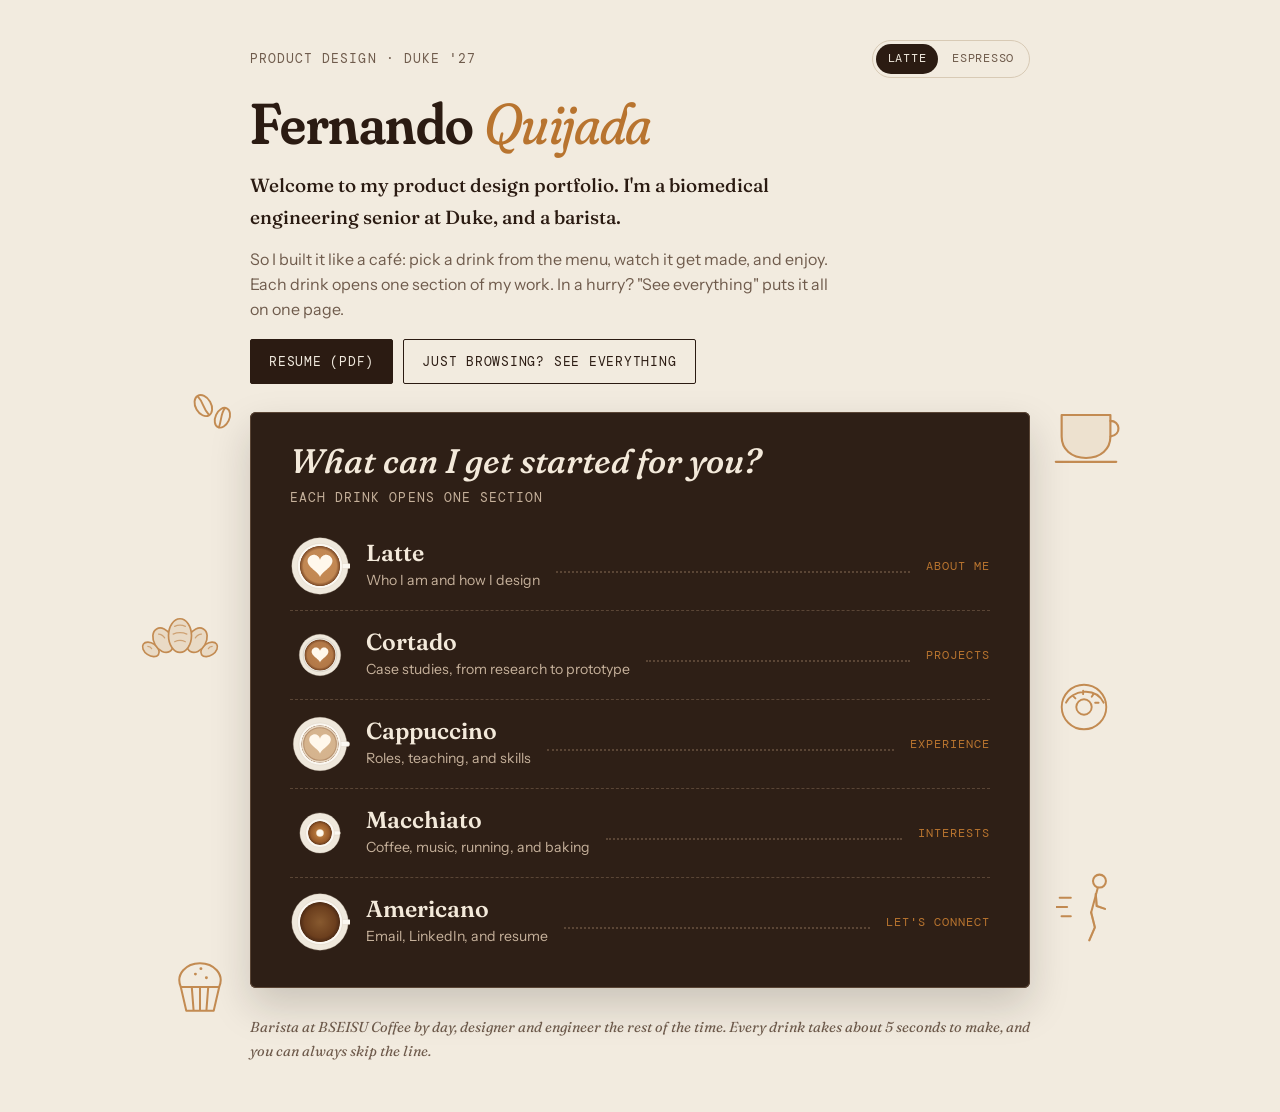
<file: index.html>
<!doctype html>
<html lang="en">
<head>
<meta charset="utf-8">
<meta name="viewport" content="width=device-width, initial-scale=1, viewport-fit=cover">
<title>Fernando Quijada</title>
<meta name="claude:viewport-fit-sides" content="cover">
<meta name="brew-style" content="side">
<!-- GoatCounter site code (privacy-friendly, no cookies). Paste the code from your GoatCounter account,
     for example content="fernando" for fernando.goatcounter.com. Leave empty to turn analytics off. -->
<meta name="goatcounter" content="">
<meta name="description" content="Fernando Quijada, product designer and Duke engineer. Case studies built from user research and fast prototypes.">
<meta property="og:title" content="Fernando Quijada · Product Design Portfolio">
<meta property="og:description" content="I design for real people, from first interview to working prototype.">
<meta property="og:image" content="assets/img/process/menu.png">
<link rel="icon" href="data:image/svg+xml,%3Csvg xmlns='http://www.w3.org/2000/svg' viewBox='0 0 32 32'%3E%3Cpath d='M5 9h22l-2 17q-.3 2-2.3 2H9.3Q7.3 28 7 26Z' fill='%233b2416'/%3E%3Cpath d='M5.6 14h20.8l-.4 4H6Z' fill='%23c9a07a'/%3E%3C/svg%3E">
<link rel="preconnect" href="https://fonts.googleapis.com">
<link rel="preconnect" href="https://fonts.gstatic.com" crossorigin>
<link rel="stylesheet" href="https://fonts.googleapis.com/css2?family=DM+Mono:wght@400;500&family=Fraunces:ital,opsz,wght,SOFT,WONK@0,9..144,400..700,0..100,0..1;1,9..144,400..700,0..100,0..1&family=Instrument+Sans:wght@400;500;600&display=swap">
<link rel="stylesheet" href="assets/css/style.css">
</head>
<body>

<!-- ================= The menu (home) ================= -->
<div class="view menu-view" id="view-menu">
  <div class="menu-wrap">
    <header class="menu-head">
      <div class="menu-topline">
        <p class="label">Product design · Duke '27</p>
        <div class="bar-tools">
          <div class="theme-switch" role="group" aria-label="Color theme">
            <button type="button" data-set-theme="light" aria-pressed="false">Latte</button>
            <button type="button" data-set-theme="dark" aria-pressed="false">Espresso</button>
          </div>
        </div>
      </div>
      <h1 class="menu-name">Fernando <span>Quijada</span></h1>
      <p class="role">Welcome to my product design portfolio. I'm a biomedical engineering senior at Duke, and a barista.</p>
      <p class="menu-intro">So I built it like a café: pick a drink from the menu, watch it get made, and enjoy. Each drink opens one section of my work. In a hurry? "See everything" puts it all on one page.</p>
      <div class="menu-quick">
        <a class="btn" href="resume/Fernando_Quijada_Resume.pdf" target="_blank" rel="noopener">Resume (PDF)</a>
        <a class="btn ghost" href="#all">Just browsing? See everything</a>
      </div>
    </header>

    <div class="menu-stage">
      <div class="doodles" aria-hidden="true">
        <svg class="doodle d-mug" viewBox="0 0 80 90"><path class="wisp w1" pathLength="1" d="M28 36c-6-7 6-11 0-19s5-10 1-14"/><path class="wisp w2" pathLength="1" d="M40 36c-6-7 6-11 0-19s5-10 1-14"/><path class="wisp w3" pathLength="1" d="M52 36c-6-7 6-11 0-19s5-10 1-14"/><path class="mug-body" d="M14 38h50v22c0 13-10 22-25 22S14 73 14 60z"/><path d="M64 44c10 0 12 14 0 16"/><path d="M8 86h62"/></svg>
        <svg class="doodle d-croissant" viewBox="0 0 120 80"><ellipse class="soft" cx="22" cy="54" rx="8" ry="12" transform="rotate(-55 22 54)"/><ellipse class="soft" cx="98" cy="54" rx="8" ry="12" transform="rotate(55 98 54)"/><ellipse class="soft" cx="38" cy="42" rx="12" ry="17" transform="rotate(-30 38 42)"/><ellipse class="soft" cx="82" cy="42" rx="12" ry="17" transform="rotate(30 82 42)"/><ellipse class="soft" cx="60" cy="36" rx="15" ry="22"/><path class="flake" d="M53 24c4-2 10-2 14 0M51 34c5-2 13-2 18 0M53 44c4-2 10-2 14 0M32 34c3 0 6 2 8 5M80 39c2-3 5-5 8-5M18 50c2 0 4 1 5 3M97 53c1-2 3-3 5-3"/></svg>
        <svg class="doodle d-runner" viewBox="0 0 80 90"><g class="r-body"><g class="limb arm-b"><path d="M43 26l1 13 9 3"/></g><g class="limb leg-b"><path d="M38 46l4 16-6 14"/></g><circle cx="47" cy="12" r="7"/><path d="M45 20 38 46"/><g class="limb leg-f"><path d="M38 46l4 16-6 14"/></g><g class="limb arm-f"><path d="M43 26l1 13 9 3"/></g></g><path class="speed" d="M4 30h12M0 40h12M6 50h10"/></svg>
        <svg class="doodle d-muffin" viewBox="0 0 70 70"><path d="M14 36c-6-14 6-26 21-26s27 12 21 26z"/><path d="M14 36l6 26h30l6-26M26 36l2 26M44 36l-2 26M35 36v26"/><circle cx="30" cy="22" r="1.6"/><circle cx="42" cy="26" r="1.6"/><circle cx="36" cy="16" r="1.6"/></svg>
        <svg class="doodle d-beans" viewBox="0 0 60 50"><ellipse cx="20" cy="18" rx="9" ry="13" transform="rotate(-30 20 18)"/><path d="M14 8c6 6 6 14 12 20"/><ellipse cx="42" cy="32" rx="8" ry="12" transform="rotate(25 42 32)"/><path d="M45 21c-5 6-4 14-7 22"/></svg>
        <svg class="doodle d-donut" viewBox="0 0 70 70"><circle cx="35" cy="35" r="26"/><circle cx="35" cy="35" r="9"/><path d="M14 30c6-14 34-20 44 0M22 22l3 3M34 16v4M46 20l-2 3M52 30h-4"/></svg>
      </div>
      <section class="board-card" aria-labelledby="order-h">
        <div class="board-card-head">
          <h2 id="order-h">What can I get started for you?</h2>
          <p class="label">Each drink opens one section</p>
        </div>
        <ul class="drinks">
          <li><a class="drink" href="#about" data-order="about">
            <span class="drink-icon" data-icon="about"></span>
            <span class="drink-text"><span class="drink-name">Latte</span><span class="drink-desc">Who I am and how I design</span></span>
            <span class="drink-dots" aria-hidden="true"></span>
            <span class="drink-section">About me</span>
          </a></li>
          <li><a class="drink" href="#projects" data-order="projects">
            <span class="drink-icon" data-icon="projects"></span>
            <span class="drink-text"><span class="drink-name">Cortado</span><span class="drink-desc">Case studies, from research to prototype</span></span>
            <span class="drink-dots" aria-hidden="true"></span>
            <span class="drink-section">Projects</span>
          </a></li>
          <li><a class="drink" href="#experience" data-order="experience">
            <span class="drink-icon" data-icon="experience"></span>
            <span class="drink-text"><span class="drink-name">Cappuccino</span><span class="drink-desc">Roles, teaching, and skills</span></span>
            <span class="drink-dots" aria-hidden="true"></span>
            <span class="drink-section">Experience</span>
          </a></li>
          <li><a class="drink" href="#interests" data-order="interests">
            <span class="drink-icon" data-icon="interests"></span>
            <span class="drink-text"><span class="drink-name">Macchiato</span><span class="drink-desc">Coffee, music, running, and baking</span></span>
            <span class="drink-dots" aria-hidden="true"></span>
            <span class="drink-section">Interests</span>
          </a></li>
          <li><a class="drink" href="#connect" data-order="connect">
            <span class="drink-icon" data-icon="connect"></span>
            <span class="drink-text"><span class="drink-name">Americano</span><span class="drink-desc">Email, LinkedIn, and resume</span></span>
            <span class="drink-dots" aria-hidden="true"></span>
            <span class="drink-section">Let's connect</span>
          </a></li>
        </ul>
      </section>
    </div>


    <p class="menu-foot">Barista at BSEISU Coffee by day, designer and engineer the rest of the time. Every drink takes about 5 seconds to make, and you can always skip the line.</p>
  </div>
</div>

<!-- ================= The order (sections) ================= -->
<div class="view order-view" id="view-order" hidden>
  <header class="order-bar">
    <a class="change-order" href="#menu" aria-label="Change order: back to the menu">← <span class="sw-long">Change order</span><span class="sw-short" aria-hidden="true">Menu</span></a>
    <div class="bar-tools">
      <div class="theme-switch" role="group" aria-label="Color theme">
        <button type="button" data-set-theme="light" aria-pressed="false">Latte</button>
        <button type="button" data-set-theme="dark" aria-pressed="false">Espresso</button>
      </div>
    </div>
  </header>

  <main class="order-main" id="order-main" tabindex="-1">
    <div class="ready">
      <p class="label" data-ready-label>Order up</p>
      <h1 data-ready-title>Your latte is ready!</h1>
      <p class="ready-sub" data-ready-sub>About me</p>
    </div>

    <section id="about" class="pane" data-pane="about" aria-labelledby="about-h">
      <div class="sec-head"><h2 id="about-h">About me</h2><span class="label">Latte</span></div>
      <div class="about-grid">
        <figure class="portrait">
          <img src="assets/img/fernando.jpg" width="720" height="862" alt="Fernando Quijada in a dark suit under the stone arches of Duke's West Campus">
        </figure>
        <div class="prose">
          <p>I'm an engineer who designs from user research. I start by listening to the people who will use the thing, then prototype fast, with AI as part of the process (Figma, Claude, Claude Design, Lovable), and put something real in front of them as early as I can.</p>
          <p>I'm a biomedical engineering senior at Duke, Class of 2027, earning the Certificate in Innovation &amp; Entrepreneurship, which has been mostly product management coursework: customer discovery, journey maps, PRDs. I'm an A. James Clark Scholar and a Duke BME Design Fellow.</p>
          <p>What draws me to <strong>product design</strong> is the loop: understand the user, prototype quickly, learn from feedback, and change the design. My favorite part of a project is the client check-in that turns up a requirement nobody wrote down, and then the prototype that shows whether we listened.</p>
          <p>I'm also a barista at BSEISU Coffee, which gives me a weekly view of the merchant side of food ordering: the rush, the order queue, and the moment someone hears their name and picks up their drink. This site borrows that loop.</p>
        </div>
      </div>
    </section>

    <section id="projects" class="pane" data-pane="projects" aria-labelledby="projects-h">
      <div class="sec-head"><h2 id="projects-h">Projects</h2><span class="label">Cortado</span></div>

      <p class="proj-group label">Product design</p>

      <a class="feature" href="projects/grain.html">
        <div class="ph"><img src="assets/img/grain/cover.jpg" width="800" height="500" alt="Three Grain screens in the dark liquid-glass design: Context with the skepticism reward and fact versus opinion bar, Perspectives with common ground and left, center and right, and Home with The Daily Grain"></div>
        <div class="body">
          <p class="label">Team of 4 · Fall 2026 · AI-powered product</p>
<h3>Grain: context on a short video, without leaving the app</h3>
          <p>When a short video feels off, checking it means leaving the app, so most people don't. Grain shows a clip's claims, every side, and the sources behind them, right where you're watching.</p>
          <dl class="card-facts">
            <dt>My role</dt><dd>Interviews and journey mapping with my team; I led the prototype</dd>
            <dt>What I did</dt><dd>Turned 10 interviews into design decisions, designed an AI experience that cites a source for every claim and never grades opinions, and led a clickable prototype through about 80 prototype revisions</dd>
            <dt>Status</dt><dd>Interactive prototype; usability testing is next</dd>
          </dl>
          <p class="notes-label">Tasting notes</p>
          <ul class="notes">
            <li>User research</li><li>Interaction design</li><li>Visual design</li><li>AI experience design</li><li>Prototyping with AI</li>
          </ul>
          <span class="cta">Read the case study →</span>
        </div>
      </a>

      <a class="feature" href="projects/one-for-all.html">
        <div class="ph"><img src="assets/img/one-for-all/home-cover.jpg" width="800" height="500" alt="One-For-All Home in dark mode: the serif greeting Good evening, Fernando, the marble jar, and this week's progress"></div>
        <div class="body">
          <p class="label">Personal project · October 2026 · Designed, built, and shipped</p>
<h3>One-For-All: everything a student has due, in one place</h3>
          <p>Students juggle Canvas, reminders, calendars, and Drive for every assignment. I designed an app that puts them on one screen, built it with AI, and got it onto real phones.</p>
          <dl class="card-facts">
            <dt>My role</dt><dd>Everything: problem, design, prototype, build, and testing</dd>
            <dt>What I did</dt><dd>Designed every screen in Claude Design, built and shipped the real app with Claude, and redesigned Home after 3 friends tested it</dd>
            <dt>Result</dt><dd>4 apps down to 1, and my 3 testers still use it on their phones</dd>
          </dl>
          <p class="notes-label">Tasting notes</p>
          <ul class="notes">
            <li>User research</li><li>Interaction design</li><li>Visual design</li><li>Prototyping with AI</li><li>User testing</li>
          </ul>
          <span class="cta">Read the case study →</span>
        </div>
      </a>

      <a class="feature" href="projects/this-portfolio.html">
        <div class="ph"><img src="assets/img/process/menu.png" width="960" height="600" alt="The home screen of this portfolio: a chalkboard drink menu where each drink opens one section"></div>
        <div class="body">
          <p class="label">Personal project · October 2026 · Designed with Claude</p>
<h3>Designing a portfolio you order like coffee</h3>
          <p>A portfolio built like a café visit: pick from the menu, watch your drink get made, and enjoy. Designed for reviewers on a phone with two minutes to spare.</p>
          <dl class="card-facts">
            <dt>My role</dt><dd>Concept, direction, content, and every design decision</dd>
            <dt>What I did</dt><dd>Six iterations, including replacing an intro animation that stood between visitors and the work with a drink menu, plus a one-tap "See everything" view</dd>
            <dt>Result</dt><dd>A live site I keep improving as I add projects</dd>
          </dl>
          <p class="notes-label">Tasting notes</p>
          <ul class="notes">
            <li>Concept &amp; flows</li><li>Interaction design</li><li>Accessibility</li><li>Prototyping with AI</li><li>Iteration</li>
          </ul>
          <span class="cta">Read the case study →</span>
        </div>
      </a>

      <!-- Hidden until Fernando sends the material. Each needs its page in projects/ before the card goes live.
      <a class="feature" href="projects/pendo-onboarding.html"> ... AI onboarding for Pendo (Spring 2026) ... </a>
      -->

      <p class="proj-group label">Physical product design</p>

      <a class="feature" href="projects/microscope-stage.html">
        <div class="ph"><img style="object-fit:contain;background:#333" src="assets/img/microscope-stage/cad-onshape.jpg" width="1214" height="1210" alt="3D render of the LED microscope stage assembly from Onshape"></div>
        <div class="body">
          <p class="label">Duke BME Design Fellows · Summer 2026 · Client: a cancer research lab</p>
<h3>A microscope setup a researcher can switch in seconds</h3>
          <p>A researcher had to take her microscope setup apart, and risk fragile LED fibers, every time she switched configurations.</p>
          <dl class="card-facts">
            <dt>My role</dt><dd>Research, design, prototyping, and testing, with recurring client check-ins</dd>
            <dt>What I did</dt><dd>Ran interviews, prioritized her needs, tested cheap prototypes, and used her feedback to drive a full redesign</dd>
            <dt>Result</dt><dd>Switching went from 3 to 4 minutes to under 5 seconds</dd>
          </dl>
          <p class="notes-label">Tasting notes</p>
          <ul class="notes">
            <li>User interviews</li><li>Prioritized needs</li><li>Low-fidelity prototypes</li><li>Iteration on feedback</li><li>Onshape &amp; 3D printing</li>
          </ul>
          <span class="cta">Read the case study →</span>
        </div>
      </a>

      <a class="feature" href="projects/lightbox.html">
        <div class="ph"><img src="assets/img/lightbox/front-led.jpg" width="1600" height="1200" alt="The 3D-printed Wall-E lightbox with a red LED lit on his chest"></div>
        <div class="body">
          <p class="label">Hardware product · Spring 2025</p>
<h3>Lightbox: a Wall-E you control with a button and two knobs</h3>
          <p>A light controller designed as a character. His eyes are the lights, the button is his door, and the knobs are on his back.</p>
          <dl class="card-facts">
            <dt>My role</dt><dd>Designed and built it: enclosure, circuit, PCB, firmware, and testing</dd>
            <dt>What I did</dt><dd>Mapped every control onto the character instead of a box, then built and tested the circuit, custom PCB, and firmware</dd>
            <dt>Result</dt><dd>Both knobs respond evenly across their whole range (linear fit R² ≥ 0.998)</dd>
          </dl>
          <p class="notes-label">Tasting notes</p>
          <ul class="notes">
            <li>Concept</li><li>Physical interaction</li><li>Onshape</li><li>Electronics &amp; firmware</li>
          </ul>
          <span class="cta">Read the case study →</span>
        </div>
      </a>

      <a class="feature" href="projects/ultrasound-water-tank.html">
        <div class="ph"><img src="assets/img/water-tank/prototype-on-tank.jpg" width="577" height="433" alt="The finished acrylic water level monitor clamped to the side of a clear water tank"></div>
        <div class="body">
          <p class="label">Client project · Fall 2023 · Team of 4</p>
<h3>A flood alarm for an ultrasound lab</h3>
          <p>A lab was worried about its test tanks flooding when nobody was in the room. We designed a clamp-on monitor that warns people wherever they are.</p>
          <dl class="card-facts">
            <dt>My role</dt><dd>Hardware: circuit design with the team, all soldering, and the enclosure; part of every client meeting</dd>
            <dt>What I did</dt><dd>Generated about 60 ideas, compared them in two rounds of Pugh matrices, and pivoted to an ultrasonic sensor</dd>
            <dt>Result</dt><dd>A $55.80 monitor (under the $75 budget) that buzzes nearby and sends a Slack alert to the lab's phones; it passed all 6 tests we ran</dd>
          </dl>
          <p class="notes-label">Tasting notes</p>
          <ul class="notes">
            <li>Client interviews</li><li>Ideation</li><li>Pugh matrices</li><li>Alert design</li><li>Hardware build</li>
          </ul>
          <span class="cta">Read the case study →</span>
        </div>
      </a>
    </section>

    <section id="experience" class="pane" data-pane="experience" aria-labelledby="exp-h">
      <div class="sec-head"><h2 id="exp-h">Experience</h2><span class="label">Cappuccino</span></div>
      <ol class="timeline">
        <li>
          <span class="when">Fall 2026</span>
          <div><h3>BME Senior Design <span>· Team of 5, in progress</span></h3>
          <p>Clinical needs-finding with real users, a general surgeon and a neuro ICU nurse: shadowing their workflow, finding where it breaks, and designing for that moment. Our concept automates crushing, mixing, and flushing medications so feeding tubes don't clog.</p></div>
        </li>
        <li>
          <span class="when">May – Jul 2026</span>
          <div><h3>Design Fellow <span>· Duke BME Design Fellows</span></h3>
          <p>Ran recurring interviews with two physician-researcher clients and turned their workflows into prioritized needs. Check-ins with one client caught two requirements I had missed, which led to a full redesign of her microscope setup.</p></div>
        </li>
        <li>
          <span class="when">Jun – Jul 2026</span>
          <div><h3>Teaching Assistant <span>· ODE Summer Design Camp</span></h3>
          <p>Coached 28 students through the design process, from sketch to 3D-printed prototype, then built a printing workflow and trained every team to run it on their own, so nobody had to wait on a TA.</p></div>
        </li>
        <li>
          <span class="when">Sep 2025 – now</span>
          <div><h3>Barista <span>· BSEISU Coffee</span></h3>
          <p>The merchant side of food ordering, every week: running a rush line of 20+ alone, sequencing orders while shots pull, and closing the café so it opens ready.</p></div>
        </li>
        <li>
          <span class="when">May 2024 – now</span>
          <div><h3>Vice President <span>· SHPE at Duke</span></h3>
          <p>Built the chapter's sponsorship package (events with Lenovo, Deloitte, and Google) and founded mentorSHPE, which grew from 4 to 17 mentor pairs.</p></div>
        </li>
        <li>
          <span class="when">May – Jul 2024</span>
          <div><h3>Data Science Researcher <span>· Duke Data+, with Oak Ridge National Laboratory</span></h3>
          <p>Trained and compared 8 PyTorch image models, so I know how machine learning works under the hood, not just how to use it.</p></div>
        </li>
      </ol>

      <div class="toolkit">
        <div><h3>Research &amp; product</h3><p>User interviews, customer discovery, journey mapping, prioritized needs, PRDs, Jira</p></div>
        <div><h3>Design &amp; prototyping</h3><p>Figma, prototyping with AI tools (Claude, Claude Design, Lovable), usability check-ins</p></div>
        <div><h3>Code &amp; data</h3><p>Python (Pandas, NumPy, PyTorch), C/C++, HTML and CSS, Git</p></div>
        <div><h3>Engineering</h3><p>Onshape, 3D printing, laser cutting, electronics and Arduino</p></div>
      </div>

      <div class="resume-row">
        <a class="btn" href="resume/Fernando_Quijada_Resume.pdf" target="_blank" rel="noopener">Open my resume (PDF)</a>
        <a class="btn ghost" href="https://www.linkedin.com/in/fq19" target="_blank" rel="noopener">LinkedIn</a>
      </div>
    </section>

    <section id="interests" class="pane" data-pane="interests" aria-labelledby="int-h">
      <div class="sec-head"><h2 id="int-h">Interests</h2><span class="label">Macchiato</span></div>
      <p class="picks-intro">What I'm into when I'm not designing. We'll start with coffee, obviously.</p>
      <div class="picks">
        <article class="pick">
          <p class="label">Off the clock · Coffee</p>
          <h3>Coffee, from both sides of the counter</h3>
          <p>My favorite way to spend a free day is hopping between coffee shops around the city, tasting how each one's coffee is different and trying the pastries that go with it. A lot of my work gets done at those café tables, too.</p>
          <p>My home base is Cloche Coffee in Durham, a small shop where I am almost every weekend. My order never changes: an iced oat cortado with cinnamon on top. I order it at every new shop I try, so I can compare them fairly.</p>
          <p>Behind the bar at BSEISU Coffee, I've been teaching myself latte art, and it's going great. Hearts are my go-to, I'm practicing new shapes, and matcha counts too.</p>
          <div class="art-row">
            <figure><div class="shot"><img src="assets/img/coffee/latte-heart.jpg" width="900" height="900" loading="lazy" alt="Top view of a latte with a white milk heart, poured by Fernando"></div><figcaption>Latte heart</figcaption></figure>
            <figure><div class="shot"><img src="assets/img/coffee/latte-practice.jpg" width="900" height="900" loading="lazy" alt="Top view of a latte with a layered milk design Fernando is practicing"></div><figcaption>Practicing new shapes</figcaption></figure>
            <figure><div class="shot"><img src="assets/img/coffee/matcha-heart.jpg" width="900" height="900" loading="lazy" alt="Top view of a green matcha latte with a white milk heart"></div><figcaption>Matcha heart</figcaption></figure>
          </div>
        </article>
        <article class="pick">
          <p class="label">Off the clock · Music</p>
          <h3>On the café speakers</h3>
          <p>Most of what I listen to is in Spanish, because it sounds like home. I grew up listening to Maná and Zoé with my dad, and old Spanish rock is still what I put on first. I also love smooth, soulful music like Sade and The Marías, and lately I've been getting into Latin Mafia (my favorite song is "Quiéreme").</p>
          <p>Music keeps pulling me to live shows: big ones like Young Miko, one of my new favorites, and Pitbull, and small ones around Durham, where I've seen local bands like Dillon Fence and The Roman Spring.</p>
          <div class="art-row stage">
            <figure><div class="shot"><img src="assets/img/music/young-miko.jpg" width="1200" height="900" loading="lazy" alt="Young Miko performing on stage under blue light, shown on two big screens on either side, seen from the crowd"></div><figcaption>Young Miko <span class="twist">Spectrum Center, Charlotte · 2026</span></figcaption></figure>
            <figure><div class="shot"><img src="assets/img/music/roman-spring.jpg" width="1200" height="900" loading="lazy" alt="The Roman Spring playing on a small stage with guitars and drums under red light, seen from the crowd"></div><figcaption>The Roman Spring <span class="twist">Motorco Music Hall, Durham · 2025</span></figcaption></figure>
            <figure><div class="shot"><img src="assets/img/music/pitbull.jpg" width="1200" height="900" loading="lazy" alt="Pitbull's arena stage with PITBULL in big letters on the screen, red lights and dancers on the runway, seen from the crowd"></div><figcaption>Pitbull <span class="twist">Lenovo Center, Raleigh · 2024</span></figcaption></figure>
          </div>
        </article>
        <article class="pick">
          <p class="label">Off the clock · Running</p>
          <h3>Training for 26.2</h3>
          <p>Running is how I de-stress. I put my music on loud, head out, and leave everything else behind for a while. In July I ran my first half marathon at an 8:42 per mile pace, and now I'm training for my first full marathon, which I want to run by the end of the school year.</p>
          <ol class="miles" aria-label="Race milestones">
            <li class="done"><span class="mi-dist">13.1 mi</span><span class="mi-name">First half marathon</span><span class="mi-pace">8:42 / mi average pace</span><span class="mi-when">Finished July 2026</span></li>
            <li class="next"><span class="mi-dist">26.2 mi</span><span class="mi-name">First full marathon</span><span class="mi-when">In training · end of the school year</span></li>
          </ol>
        </article>
        <article class="pick">
          <p class="label">Off the clock · Baking</p>
          <h3>Fresh out of my oven</h3>
          <p>I love to bake, and most of what I make ends up as a treat for someone else. My favorite part is making a recipe mine. I tweak recipes until they feel like my own, or write my own from scratch. The caramelized bananas on top of my banana bread, for example, were my idea. A few things I've made:</p>
          <div class="art-row">
            <figure><div class="shot"><img src="assets/img/baking/cookies.jpg" width="800" height="800" loading="lazy" alt="A plate piled with chocolate chip cookies Fernando baked"></div><figcaption>Chocolate chip cookies</figcaption></figure>
            <figure><div class="shot"><img src="assets/img/baking/basque-cheesecake.jpg" width="800" height="800" loading="lazy" alt="A whole blueberry Basque cheesecake with a dark caramelized top"></div><figcaption>Blueberry Basque cheesecake</figcaption></figure>
            <figure><div class="shot"><img src="assets/img/baking/banana-bread.jpg" width="800" height="800" loading="lazy" alt="Banana bread with chocolate chunks and caramelized banana on top, in the loaf pan"></div><figcaption>Banana bread <span class="twist">My twist: caramelized banana top</span></figcaption></figure>
          </div>
        </article>
      </div>
    </section>

    <section id="connect" class="pane contact" data-pane="connect" aria-labelledby="contact-h">
      <h2 id="contact-h">Let's grab <em>a coffee.</em></h2>
      <div class="prose">
        <p>I'm looking for product design roles starting in 2027. If you're designing something people use every day, I'd love to hear about it.</p>
      </div>
      <div class="email-row">
        <span class="email" id="email">fernando.quijada@duke.edu</span>
        <button class="btn ghost" type="button" data-copy="fernando.quijada@duke.edu" data-copy-msg="#copy-msg">Copy email</button>
        <a class="btn" href="mailto:fernando.quijada@duke.edu">Write to me</a>
      </div>
      <p class="copy-msg" id="copy-msg" aria-live="polite"></p>
      <ul class="connect-links">
        <li><span class="label">LinkedIn</span><a href="https://www.linkedin.com/in/fq19" target="_blank" rel="noopener">linkedin.com/in/fq19</a></li>
        <li><span class="label">Resume</span><a href="resume/Fernando_Quijada_Resume.pdf" target="_blank" rel="noopener">Fernando_Quijada_Resume.pdf</a></li>
        <li><span class="label">Based in</span><span>Durham, NC</span></li>
      </ul>
    </section>


    <nav class="another" aria-labelledby="another-h">
      <h2 id="another-h" data-another-title>Finished your latte?</h2>
      <p class="label">Order another</p>
      <ul class="another-list" data-another></ul>
    </nav>

    <footer class="foot">
      <p>© 2026 Fernando Quijada · Durham, NC · Plain HTML, CSS, and JavaScript, hosted on GitHub Pages.</p>
    </footer>
  </main>

  <div class="sip">
    <div class="sip-meta" aria-hidden="true">
      <span class="label" data-cup-pct>100% left</span>
      <span class="status" data-cup-status>Scroll to sip</span>
    </div>
    <button class="cup-btn" type="button" data-cup aria-label="Tap for a coffee fact or a fact about Fernando"></button>
  </div>
</div>

<!-- ================= The bar (brewing overlay) ================= -->
<div class="brew" id="brew" hidden aria-live="polite">
  <p class="brew-toast" id="brew-toast">One latte, coming right up!</p>
  <ol class="brew-track" id="brew-track" aria-label="Order status">
    <li data-step="0"><span class="dot" aria-hidden="true"></span><span class="lbl">Order received</span></li>
    <li data-step="1"><span class="dot" aria-hidden="true"></span><span class="lbl">Pulling shot</span></li>
    <li data-step="2"><span class="dot" aria-hidden="true"></span><span class="lbl" data-milk-step>Steaming milk</span></li>
    <li data-step="3"><span class="dot" aria-hidden="true"></span><span class="lbl">Ready!</span></li>
  </ol>
  <div class="brew-stage" id="brew-stage"></div>
  <button class="brew-skip" type="button" id="brew-skip">Skip</button>
</div>

<script src="assets/js/main.js"></script>
</body>
</html>
</file>
<file: assets/css/style.css>
/* Fernando Quijada portfolio
   Layout: café menu. The home screen is a drink menu; each drink opens one section ("Your latte is ready!").
   A single centered reading column for sections, a glass in the corner that empties as you scroll.
   Themes: Latte (light) and Espresso (dark). */

:root {
  --paper: #f2ebdf;      /* oat milk */
  --card: #faf6ee;
  --ink: #2b1b12;        /* dark roast */
  --muted: #6f5b4c;
  --line: #d8cab5;
  --crema: #b8742f;      /* caramel accent */
  --crema-soft: #ecd9bf;
  --leaf: #2f6248;       /* coffee plant green, used for "pass" */
  --frame: #1d140f;      /* photo frames, both themes */
  --espresso: #3b2416;
  --milk: #c9a07a;
  --foam: #fbf4e8;
  --glass: rgba(43, 27, 18, .55);
  --board: #2e1f16;      /* chalkboard menu */
  --board-ink: #f3e9da;
  --board-muted: #c6b19b;
  --board-line: #5a4535;

  --f-display: "Fraunces", "Iowan Old Style", "Palatino Linotype", Georgia, serif;
  --f-body: "Instrument Sans", "Segoe UI", system-ui, -apple-system, sans-serif;
  --f-mono: "DM Mono", ui-monospace, "SFMono-Regular", Menlo, Consolas, monospace;

  --step--1: .8125rem;
  --step-0: 1rem;
  --step-1: 1.1875rem;
  --step-2: 1.5rem;
  --step-3: 2.125rem;
  --step-4: clamp(2.6rem, 5vw, 3.6rem);

  --gutter-l: max(20px, env(safe-area-inset-left, 0px));
  --gutter-r: max(20px, env(safe-area-inset-right, 0px));
  color-scheme: light;
}

@media (prefers-color-scheme: dark) {
  :root:not([data-theme="light"]) {
    --paper: #16100c; --card: #20170f; --ink: #f1e5d4; --muted: #b59f8a; --line: #3a2c22;
    --crema: #e2a862; --crema-soft: #3d2c1d; --leaf: #86c29d; --frame: #0d0907;
    --espresso: #5a3520; --milk: #c79c73; --foam: #f6ecdc; --glass: rgba(241, 229, 212, .6);
    --board: #251912; --board-ink: #f3e9da; --board-muted: #b9a28b; --board-line: #4a382b;
    color-scheme: dark;
  }
}
:root[data-theme="dark"] {
  --paper: #16100c; --card: #20170f; --ink: #f1e5d4; --muted: #b59f8a; --line: #3a2c22;
  --crema: #e2a862; --crema-soft: #3d2c1d; --leaf: #86c29d; --frame: #0d0907;
  --espresso: #5a3520; --milk: #c79c73; --foam: #f6ecdc; --glass: rgba(241, 229, 212, .6);
    --board: #251912; --board-ink: #f3e9da; --board-muted: #b9a28b; --board-line: #4a382b;
  color-scheme: dark;
}

*, *::before, *::after { box-sizing: border-box; }
[hidden] { display: none !important; }
html { scroll-behavior: smooth; -webkit-text-size-adjust: 100%; }
@media (prefers-reduced-motion: reduce) { html { scroll-behavior: auto; } }
body {
  margin: 0;
  background: var(--paper);
  color: var(--ink);
  font-family: var(--f-body);
  font-size: var(--step-0);
  line-height: 1.65;
  transition: background-color .4s ease, color .4s ease;
}
img { max-width: 100%; height: auto; display: block; }
a { color: inherit; text-decoration-color: var(--crema); text-underline-offset: .2em; text-decoration-thickness: 1.5px; }
a:hover { color: var(--crema); }
:focus-visible { outline: 2px solid var(--crema); outline-offset: 3px; border-radius: 2px; }
h1, h2, h3 { font-family: var(--f-display); font-weight: 600; line-height: 1.12; text-wrap: balance; margin: 0; font-variation-settings: "SOFT" 60, "WONK" 1; }
p { margin: 0; }
.skip { position: absolute; left: -999px; top: 8px; background: var(--ink); color: var(--paper); padding: 8px 12px; z-index: 50; }
.skip:focus { left: 8px; }

.label {
  font-family: var(--f-mono);
  font-size: var(--step--1);
  letter-spacing: .08em;
  text-transform: uppercase;
  color: var(--muted);
}

/* ---------- Cortado glass ---------- */
.cup-btn {
  border: 0; background: none; padding: 0; cursor: pointer; color: var(--ink);
  width: 104px; flex: none; -webkit-tap-highlight-color: transparent;
}
.cup-btn svg { width: 100%; height: auto; overflow: visible; display: block; }
.cup-btn:hover .glass-outline { stroke: var(--crema); }

.glass-outline { fill: none; stroke: var(--glass); stroke-width: 2.2; transition: stroke .2s; }
.layer-espresso { fill: var(--espresso); }
.layer-milk { fill: var(--milk); }
.layer-foam { fill: var(--foam); stroke: var(--milk); stroke-width: .6; }
.saucer { fill: var(--crema-soft); stroke: var(--glass); stroke-width: 1.5; }
.heart { fill: var(--milk); opacity: 0; transition: opacity .6s ease .2s; }
.full .heart { opacity: 1; }
.steam path { fill: none; stroke: var(--muted); stroke-width: 2; stroke-linecap: round; opacity: 0; }
.full .steam path, .pulling .steam path { animation: steam 2.4s ease-in-out infinite; }
.steam path:nth-child(2) { animation-delay: .5s !important; }
.steam path:nth-child(3) { animation-delay: 1s !important; }
@keyframes steam {
  0% { opacity: 0; transform: translateY(6px); }
  40% { opacity: .7; }
  100% { opacity: 0; transform: translateY(-12px); }
}
.drip { fill: var(--espresso); opacity: 0; }
.pulling .drip { animation: drip 1.4s ease-in; }
@keyframes drip {
  0% { opacity: 1; transform: scaleY(0); transform-origin: top; }
  30% { opacity: 1; transform: scaleY(1); }
  85% { opacity: 1; transform: scaleY(1) translateY(0); }
  100% { opacity: 0; transform: scaleY(.2) translateY(40px); }
}
@media (prefers-reduced-motion: reduce) {
  .full .steam path, .pulling .steam path { animation: none; opacity: .5; }
  .pulling .drip { animation: none; }
}

.ticket-pop {
  position: fixed; z-index: 40;
  right: calc(14px + env(safe-area-inset-right, 0px));
  bottom: calc(104px + env(safe-area-inset-bottom, 0px));
  width: min(300px, calc(100vw - 28px));
  background: var(--card); color: var(--ink);
  border: 1.5px dashed var(--line);
  padding: 14px 16px 16px;
  font-size: .9rem; line-height: 1.5;
  box-shadow: 0 10px 30px rgba(29, 20, 15, .2);
  transform-origin: bottom right;
  animation: pop .35s cubic-bezier(.2, 1.4, .4, 1);
}
.ticket-pop .label { display: block; margin-bottom: 6px; padding-right: 28px; color: var(--crema); }
.pop-close {
  position: absolute; top: 6px; right: 6px; width: 32px; height: 32px;
  border: 0; border-radius: 50%; background: transparent; color: var(--muted);
  font-size: 1.4rem; line-height: 1; cursor: pointer; display: grid; place-items: center;
}
.pop-close:hover { background: var(--crema-soft); color: var(--ink); }
@keyframes pop { from { transform: scale(.85) translateY(8px); opacity: 0; } to { transform: none; opacity: 1; } }
@media (prefers-reduced-motion: reduce) { .ticket-pop { animation: none; } }

/* ---------- Theme switch ---------- */
.theme-switch {
  display: inline-flex; border: 1.5px solid var(--line); border-radius: 999px; padding: 3px; gap: 2px;
  font-family: var(--f-mono); font-size: .75rem; letter-spacing: .06em; text-transform: uppercase; align-self: flex-start;
}
.theme-switch button {
  border: 0; background: none; color: var(--muted); padding: 5px 12px; border-radius: 999px; cursor: pointer; font: inherit; letter-spacing: inherit; text-transform: inherit;
}
.theme-switch button[aria-pressed="true"] { background: var(--ink); color: var(--paper); }

section { scroll-margin-top: 32px; }
.sec-head { display: flex; align-items: baseline; gap: 14px; margin-bottom: 28px; }
.sec-head h2 { font-size: var(--step-3); }
.sec-head .label { margin-left: auto; white-space: nowrap; }
.prose { display: flex; flex-direction: column; gap: 18px; max-width: 64ch; }
.prose strong { font-weight: 600; }

/* About */
.about-grid { display: grid; gap: 28px; grid-template-columns: 1fr; }
@media (min-width: 640px) { .about-grid { grid-template-columns: 200px minmax(0, 1fr); align-items: start; } }
.portrait { margin: 0; position: relative; max-width: 260px; }
.portrait img { border-radius: 120px 120px 6px 6px; aspect-ratio: 5 / 6; object-fit: cover; width: 100%; filter: saturate(.9); }
.portrait figcaption { margin-top: 8px; }

/* Projects as a menu */
.feature {
  display: grid; gap: 0; background: var(--card); border: 1.5px solid var(--line);
  text-decoration: none; color: inherit; overflow: hidden;
  transition: transform .25s ease, border-color .25s ease;
}
.feature:hover { color: inherit; border-color: var(--crema); transform: translateY(-3px); }
.feature .ph { background: var(--frame); aspect-ratio: 16 / 10; overflow: hidden; }
.feature .ph img { width: 100%; height: 100%; object-fit: cover; transition: transform .6s ease; }
.feature:hover .ph img { transform: scale(1.03); }
.feature .body { padding: 22px 22px 24px; display: flex; flex-direction: column; gap: 12px; }
.feature h3 { font-size: var(--step-2); }
.feature .cta { font-family: var(--f-mono); font-size: var(--step--1); letter-spacing: .06em; text-transform: uppercase; color: var(--crema); }
@media (prefers-reduced-motion: reduce) { .feature, .feature .ph img { transition: none; } .feature:hover { transform: none; } .feature:hover .ph img { transform: none; } }

.notes { display: flex; flex-wrap: wrap; gap: 6px; list-style: none; margin: 0; padding: 0; }
.notes li {
  font-family: var(--f-mono); font-size: .75rem; padding: 3px 9px; border-radius: 999px;
  background: var(--crema-soft); color: var(--ink);
}
.notes-label { font-family: var(--f-display); font-style: italic; color: var(--muted); font-size: .95rem; }

.menu-list { list-style: none; margin: 32px 0 0; padding: 0; display: flex; flex-direction: column; }
.menu-list > li { border-top: 1.5px dotted var(--line); padding: 22px 0; display: grid; gap: 10px; }
.menu-list > li:last-child { border-bottom: 1.5px dotted var(--line); }
.mi-top { display: flex; align-items: baseline; gap: 12px; flex-wrap: wrap; }
.mi-top h3 { font-size: var(--step-1); font-weight: 600; }
.mi-top .label { margin-left: auto; }
.brewing { display: inline-flex; align-items: center; gap: 6px; }
.brewing::before { content: ""; width: 7px; height: 7px; border-radius: 50%; background: var(--crema); animation: pulse 1.8s ease-in-out infinite; }
@keyframes pulse { 50% { opacity: .25; } }
@media (prefers-reduced-motion: reduce) { .brewing::before { animation: none; } }
.mi-meta { color: var(--muted); font-size: .9rem; }

/* Experience */
.timeline { list-style: none; margin: 0; padding: 0; display: flex; flex-direction: column; gap: 28px; }
.timeline li { display: grid; grid-template-columns: 1fr; gap: 4px; }
@media (min-width: 560px) { .timeline li { grid-template-columns: 130px minmax(0, 1fr); gap: 20px; } }
.timeline .when { font-family: var(--f-mono); font-size: .78rem; color: var(--muted); padding-top: 4px; font-variant-numeric: tabular-nums; }
.timeline h3 { font-family: var(--f-body); font-size: 1.02rem; font-weight: 600; line-height: 1.35; }
.timeline h3 span { font-weight: 400; color: var(--muted); }
.timeline p { color: var(--muted); font-size: .95rem; margin-top: 4px; max-width: 60ch; }

.toolkit { display: grid; gap: 18px; grid-template-columns: 1fr; margin-top: 40px; }
@media (min-width: 560px) { .toolkit { grid-template-columns: 1fr 1fr; } }
.toolkit h3 { font-family: var(--f-mono); font-size: var(--step--1); letter-spacing: .08em; text-transform: uppercase; font-weight: 500; color: var(--muted); margin-bottom: 6px; }
.toolkit p { font-size: .95rem; }

.resume-row { display: flex; flex-wrap: wrap; gap: 12px; margin-top: 32px; }
.btn {
  display: inline-flex; align-items: center; gap: 8px; padding: 11px 18px;
  background: var(--ink); color: var(--paper); text-decoration: none; border: 1.5px solid var(--ink);
  font-family: var(--f-mono); font-size: .8rem; letter-spacing: .06em; text-transform: uppercase; border-radius: 2px; cursor: pointer;
}
.btn:hover { background: var(--crema); border-color: var(--crema); color: var(--paper); }
.btn.ghost { background: transparent; color: var(--ink); }
.btn.ghost:hover { color: var(--paper); }

/* Contact */
.contact h2 { font-size: var(--step-4); font-variation-settings: "SOFT" 100, "WONK" 1, "opsz" 144; }
.contact h2 em { color: var(--crema); font-weight: 400; }
.contact .prose { margin-top: 18px; }
.email-row { display: flex; flex-wrap: wrap; align-items: center; gap: 12px; margin-top: 24px; }
.email { font-family: var(--f-mono); font-size: 1.05rem; user-select: all; word-break: break-all; }
.copy-msg { font-size: .85rem; color: var(--leaf); min-height: 1.2em; }

.foot { color: var(--muted); font-size: .85rem; border-top: 1.5px dotted var(--line); padding-top: 20px; }

/* =========================================================
   Case study page
   ========================================================= */
.cs-top {
  max-width: 1080px; margin: 0 auto; padding-left: var(--gutter-l); padding-right: var(--gutter-r);
  padding-block: 22px 0; display: flex; align-items: center; justify-content: space-between; gap: 16px; flex-wrap: wrap;
}
.back { font-family: var(--f-mono); font-size: var(--step--1); letter-spacing: .06em; text-transform: uppercase; text-decoration: none; color: var(--muted); }
.back:hover { color: var(--crema); }
.cs { max-width: 1080px; margin: 0 auto; padding-left: var(--gutter-l); padding-right: var(--gutter-r); padding-block: 40px 120px; }
.cs-hero { display: grid; gap: 36px; grid-template-columns: 1fr; align-items: start; }
@media (min-width: 900px) { .cs-hero { grid-template-columns: minmax(0, 1.25fr) minmax(0, 1fr); gap: 56px; } }
.cs-hero h1 { font-size: var(--step-4); font-variation-settings: "SOFT" 100, "WONK" 1, "opsz" 144; margin-top: 12px; }
.cs-hero .lede { font-size: var(--step-1); margin-top: 18px; max-width: 46ch; }

/* order ticket */
.ticket {
  background: var(--card); color: var(--ink); position: relative;
  padding: 26px 22px 28px; font-family: var(--f-mono); font-size: .82rem; line-height: 1.55;
  --notch: radial-gradient(circle at 8px 0, transparent 7px, var(--card) 7.5px);
  filter: drop-shadow(0 8px 18px rgba(29, 20, 15, .12));
}
.ticket::before, .ticket::after {
  content: ""; position: absolute; left: 0; right: 0; height: 8px;
  background: var(--notch); background-size: 16px 8px; background-repeat: repeat-x;
}
.ticket::before { top: -8px; transform: rotate(180deg); }
.ticket::after { bottom: -8px; }
.ticket .t-head { display: flex; justify-content: space-between; gap: 12px; text-transform: uppercase; letter-spacing: .08em; padding-bottom: 12px; border-bottom: 1.5px dashed var(--line); margin-bottom: 12px; }
.ticket dl { margin: 0; display: grid; grid-template-columns: auto minmax(0, 1fr); gap: 8px 14px; }
.ticket dt { text-transform: uppercase; letter-spacing: .06em; color: var(--muted); }
.ticket dd { margin: 0; }
.ticket .t-total { display: flex; justify-content: space-between; gap: 12px; border-top: 1.5px dashed var(--line); margin-top: 14px; padding-top: 12px; font-size: .95rem; font-variant-numeric: tabular-nums; }
.ticket .t-total strong { color: var(--leaf); font-weight: 500; }

.evolution { display: grid; gap: 14px; grid-template-columns: 1fr; margin-top: 56px; }
@media (min-width: 700px) { .evolution { grid-template-columns: minmax(0, 1.45fr) auto minmax(0, 1fr); align-items: center; } }
.evolution .arrow { font-family: var(--f-display); font-style: italic; color: var(--crema); text-align: center; font-size: 1.1rem; }

figure { margin: 0; }
.shot { background: var(--frame); overflow: hidden; border-radius: 3px; }
.shot img { width: 100%; height: 100%; object-fit: contain; cursor: zoom-in; }
.shot video { width: 100%; height: 100%; object-fit: cover; display: block; }
.shot.cover img { object-fit: cover; }
figcaption { font-size: .82rem; color: var(--muted); margin-top: 8px; line-height: 1.45; }
figcaption b { font-family: var(--f-mono); font-weight: 500; font-size: .74rem; letter-spacing: .06em; text-transform: uppercase; color: var(--crema); margin-right: 6px; }

.cs-section { display: grid; gap: 22px; grid-template-columns: 1fr; margin-top: 88px; }
@media (min-width: 900px) { .cs-section { grid-template-columns: 200px minmax(0, 1fr); gap: 56px; } }
.cs-section > header { display: flex; flex-direction: column; gap: 6px; }
@media (min-width: 900px) { .cs-section > header { position: sticky; top: 32px; align-self: start; } }
.cs-section h2 { font-size: var(--step-3); }
.cs-body { min-width: 0; display: flex; flex-direction: column; gap: 20px; max-width: 68ch; }
.cs-body.wide { max-width: none; }
.cs-body ul { margin: 0; padding-left: 1.2em; display: flex; flex-direction: column; gap: 10px; }
.callout { border-left: 3px solid var(--crema); padding: 4px 0 4px 18px; font-family: var(--f-display); font-size: var(--step-1); font-style: italic; }

.steps { list-style: none; margin: 0; padding: 0; counter-reset: step; display: flex; flex-direction: column; }
.steps > li { counter-increment: step; display: grid; grid-template-columns: 44px minmax(0, 1fr); gap: 14px; padding: 20px 0; border-top: 1.5px dotted var(--line); }
.steps > li::before { content: counter(step, decimal-leading-zero); font-family: var(--f-mono); color: var(--crema); font-size: .9rem; padding-top: 3px; }
.steps h3 { font-family: var(--f-body); font-size: 1.05rem; font-weight: 600; }
.steps h3 span { font-family: var(--f-mono); font-weight: 400; font-size: .75rem; color: var(--muted); margin-left: 8px; letter-spacing: .04em; }
.steps p { margin-top: 6px; }
.steps .pivot h3 { color: var(--crema); }

.gallery { display: grid; gap: 14px; grid-template-columns: repeat(2, minmax(0, 1fr)); }
.gallery .tall { grid-row: span 2; }
.gallery .shot { aspect-ratio: 4 / 3; }
.gallery .tall .shot { aspect-ratio: auto; height: 100%; }
@media (max-width: 520px) { .gallery { grid-template-columns: 1fr; } .gallery .tall { grid-row: auto; } .gallery .tall .shot { aspect-ratio: 3 / 4; height: auto; } }

.table-wrap { overflow-x: auto; border: 1.5px solid var(--line); background: var(--card); }
table { border-collapse: collapse; width: 100%; font-size: .9rem; }
th, td { text-align: left; padding: 11px 14px; border-bottom: 1px solid var(--line); vertical-align: top; }
th { font-family: var(--f-mono); font-weight: 500; font-size: .72rem; letter-spacing: .08em; text-transform: uppercase; color: var(--muted); white-space: nowrap; }
tr:last-child td { border-bottom: 0; }
td.num { font-variant-numeric: tabular-nums; font-family: var(--f-mono); white-space: nowrap; }
tr.win td { background: var(--crema-soft); }
.chip { display: inline-block; font-family: var(--f-mono); font-size: .72rem; letter-spacing: .05em; text-transform: uppercase; padding: 2px 8px; border-radius: 999px; white-space: nowrap; }
.chip.pass { color: var(--leaf); border: 1.5px solid currentColor; }
.chip.pending { color: var(--muted); border: 1.5px dashed currentColor; }

.trio { display: grid; gap: 14px; grid-template-columns: 1fr; }
@media (min-width: 640px) { .trio { grid-template-columns: repeat(3, minmax(0, 1fr)); } }
.trio .shot { aspect-ratio: 3 / 4; }

.duo { display: grid; gap: 14px; grid-template-columns: 1fr; }
@media (min-width: 640px) { .duo { grid-template-columns: minmax(0, 1.6fr) minmax(0, 1fr); align-items: start; } }

.role-split { display: grid; gap: 14px; grid-template-columns: 1fr; }
@media (min-width: 640px) { .role-split { grid-template-columns: 1fr 1fr; } }
.role-split.single { grid-template-columns: 1fr; }
.role-card { border: 1.5px solid var(--line); padding: 18px 18px 20px; background: var(--card); }
.role-card h3 { font-family: var(--f-mono); font-size: .75rem; letter-spacing: .08em; text-transform: uppercase; font-weight: 500; color: var(--crema); margin-bottom: 10px; }
.role-card.team h3 { color: var(--muted); }
.role-card ul { padding-left: 1.1em; margin: 0; display: flex; flex-direction: column; gap: 8px; font-size: .95rem; }

.lessons { display: grid; gap: 14px; grid-template-columns: 1fr; }
@media (min-width: 640px) { .lessons { grid-template-columns: 1fr 1fr; } }
.lesson { padding: 18px 0 0; border-top: 2px solid var(--ink); }
.lesson h3 { font-size: 1.15rem; margin-bottom: 8px; }
.lesson p { font-size: .95rem; color: var(--muted); }

.next-up { margin-top: 96px; padding-top: 28px; border-top: 1.5px dotted var(--line); display: flex; justify-content: space-between; gap: 16px; flex-wrap: wrap; align-items: center; }

/* lightbox */
dialog.lb { border: 0; padding: 0; background: transparent; max-width: min(1200px, 94vw); max-height: 92vh; }
dialog.lb::backdrop { background: rgba(13, 9, 7, .86); }
dialog.lb img { max-height: 84vh; width: auto; margin: 0 auto; }
dialog.lb p { color: #f1e5d4; font-size: .9rem; margin-top: 10px; text-align: center; }
dialog.lb button { position: fixed; top: calc(14px + env(safe-area-inset-top, 0px)); right: calc(14px + env(safe-area-inset-right, 0px)); background: #f1e5d4; color: #1d140f; border: 0; border-radius: 999px; padding: 8px 14px; font-family: var(--f-mono); font-size: .8rem; cursor: pointer; }

/* =========================================================
   Menu (home)
   ========================================================= */
.menu-view { min-height: 100vh; display: grid; align-items: center; }
.menu-wrap {
  width: 100%; max-width: 820px; margin: 0 auto;
  padding-left: var(--gutter-l); padding-right: var(--gutter-r); padding-block: 40px 48px;
  display: flex; flex-direction: column; gap: 28px;
}
.menu-topline { display: flex; justify-content: space-between; align-items: center; gap: 12px; flex-wrap: wrap; }
.menu-head { display: flex; flex-direction: column; gap: 14px; }
.menu-name { font-size: var(--step-4); letter-spacing: -.01em; font-variation-settings: "SOFT" 100, "WONK" 1, "opsz" 144; }
.menu-name span { font-style: italic; font-weight: 400; color: var(--crema); }
.role { font-family: var(--f-display); font-size: var(--step-1); font-weight: 500; max-width: 40ch; }
.menu-quick { display: flex; flex-wrap: wrap; gap: 10px; margin-top: 4px; }

.board-card {
  background: var(--board); color: var(--board-ink);
  padding: 30px clamp(18px, 4vw, 40px) 22px; border-radius: 6px;
  box-shadow: inset 0 0 0 1px var(--board-line), 0 18px 40px rgba(29, 20, 15, .18);
}
.board-card-head { display: flex; flex-direction: column; gap: 6px; margin-bottom: 14px; }
.board-card h2 { font-size: var(--step-3); font-weight: 500; font-style: italic; }
.board-card .label { color: var(--board-muted); }
.drinks { list-style: none; margin: 0; padding: 0; }
.drinks li + li { border-top: 1px dashed var(--board-line); }
.drink {
  display: grid; grid-template-columns: 60px minmax(0, 1fr) auto; align-items: center; gap: 16px;
  padding: 14px 10px; margin-inline: -10px; border-radius: 6px;
  color: var(--board-ink); text-decoration: none; transition: background-color .2s ease;
}
.drink:hover, .drink:focus-visible { background: rgba(243, 233, 218, .07); color: var(--board-ink); }
.drink-icon { width: 60px; height: 60px; display: block; transition: transform .4s cubic-bezier(.2, 1.4, .4, 1); }
.drink-icon svg { width: 100%; height: 100%; display: block; }
.drink:hover .drink-icon { transform: rotate(-12deg) scale(1.06); }
.drink-text { display: flex; flex-direction: column; gap: 2px; min-width: 0; }
.drink-name { font-family: var(--f-display); font-size: 1.45rem; font-weight: 600; line-height: 1.15; }
.drink-desc { font-size: .88rem; color: var(--board-muted); }
.drink-dots { display: none; }
.drink-section { font-family: var(--f-mono); font-size: .78rem; letter-spacing: .08em; text-transform: uppercase; color: var(--crema); white-space: nowrap; }
@media (min-width: 640px) {
  .drink { grid-template-columns: 60px auto minmax(24px, 1fr) auto; }
  .drink-dots { display: block; border-bottom: 2px dotted var(--board-line); transform: translateY(6px); }
}
@media (max-width: 480px) {
  .drink { grid-template-columns: 52px minmax(0, 1fr); row-gap: 2px; }
  .drink-icon { width: 52px; height: 52px; grid-row: span 2; }
  .drink-section { grid-column: 2; font-size: .72rem; }
}
@media (prefers-reduced-motion: reduce) { .drink-icon { transition: none; } .drink:hover .drink-icon { transform: none; } }
.menu-foot { color: var(--muted); font-size: .9rem; font-family: var(--f-display); font-style: italic; }

/* =========================================================
   Order (section pages)
   ========================================================= */
.order-bar {
  position: sticky; top: env(safe-area-inset-top, 0px); z-index: 20;
  display: flex; justify-content: space-between; align-items: center; gap: 12px;
  padding-left: var(--gutter-l); padding-right: var(--gutter-r); padding-block: 12px;
  background: color-mix(in srgb, var(--paper) 88%, transparent);
  backdrop-filter: blur(8px); -webkit-backdrop-filter: blur(8px);
  border-bottom: 1px solid var(--line);
}
body::before { content: ""; position: fixed; inset: 0 0 auto; height: env(safe-area-inset-top, 0px); z-index: 25; background: var(--paper); }
.change-order {
  display: inline-flex; align-items: center; gap: 6px; text-decoration: none;
  font-family: var(--f-mono); font-size: .8rem; letter-spacing: .06em; text-transform: uppercase;
  padding: 8px 14px; border: 1.5px solid var(--ink); border-radius: 999px;
}
.change-order:hover { background: var(--ink); color: var(--paper); }
.order-main {
  max-width: 780px; margin: 0 auto; outline: none;
  padding-left: var(--gutter-l); padding-right: var(--gutter-r); padding-block: 40px 140px;
  display: flex; flex-direction: column; gap: 72px;
}
.ready { display: flex; flex-direction: column; gap: 6px; padding-bottom: 8px; border-bottom: 1.5px dotted var(--line); padding-bottom: 28px; }
.ready .label { color: var(--crema); }
.ready h1 { font-size: var(--step-4); font-variation-settings: "SOFT" 100, "WONK" 1, "opsz" 144; }
.ready h1 em { color: var(--crema); font-weight: 400; }
.ready-sub { font-family: var(--f-mono); font-size: .85rem; letter-spacing: .08em; text-transform: uppercase; color: var(--muted); }
.order-view.single .pane .sec-head { display: none; }
.order-view.single .pane.contact > h2 { font-size: var(--step-3); }
.pane { scroll-margin-top: 80px; }

.picks-intro { color: var(--muted); max-width: 64ch; margin: 0 0 22px; }
.picks { display: grid; gap: 18px; }
.pick { border: 1.5px solid var(--line); background: var(--card); padding: 22px 22px 24px; display: grid; gap: 10px; }
.pick h3 { font-size: var(--step-1); }
.pick > p:not(.label) { color: var(--muted); max-width: 64ch; }
.art-row { display: grid; grid-template-columns: repeat(3, minmax(0, 1fr)); gap: 12px; margin-top: 6px; }
.art-row figure { margin: 0; }
.art-row .shot { aspect-ratio: 1; border-radius: 50%; }
.art-row .shot img { object-fit: cover; }
.art-row figcaption { font-family: var(--f-mono); font-size: .7rem; letter-spacing: .05em; text-transform: uppercase; color: var(--muted); text-align: center; margin-top: 8px; }
.miles .mi-pace { font-size: .95rem; }
.art-row .twist { display: block; margin-top: 4px; color: var(--crema); text-transform: none; letter-spacing: 0; font-size: .72rem; }
.art-row.stage .shot { aspect-ratio: 4 / 3; border-radius: 12px; }
/* phone: a swipeable row instead of three tiny photos */
@media (max-width: 480px) { .art-row.stage { grid-template-columns: none; grid-auto-flow: column; grid-auto-columns: 78%; overflow-x: auto; scroll-snap-type: x mandatory; padding-bottom: 6px; } .art-row.stage figure { scroll-snap-align: start; } }
.miles { list-style: none; margin: 6px 0 0; padding: 0; display: grid; grid-template-columns: 1fr 1fr; gap: 12px; position: relative; }
.miles li { border: 1.5px solid var(--line); border-radius: 3px; padding: 14px 14px 16px; display: grid; gap: 4px; position: relative; }
.miles li.done { border-color: var(--crema); }
.miles li.next { border-style: dashed; }
.miles .mi-dist { font-family: var(--f-display); font-size: var(--step-1); font-weight: 600; color: var(--crema); }
.miles li.next .mi-dist { color: var(--ink); }
.miles .mi-name { font-weight: 600; }
.miles .mi-when { font-family: var(--f-mono); font-size: .7rem; letter-spacing: .05em; text-transform: uppercase; color: var(--muted); }
.miles li.done .mi-when::before { content: "✓ "; color: var(--crema); }
@media (max-width: 420px) { .miles { grid-template-columns: 1fr; } }
.interests { list-style: none; margin: 0; padding: 0; display: flex; flex-direction: column; }
.interests li { padding: 22px 0; border-top: 1.5px dotted var(--line); display: grid; gap: 8px; }
.interests li:last-child { border-bottom: 1.5px dotted var(--line); }
.order-view.single .interests li:first-child { border-top: 0; padding-top: 0; }
.interests h3 { font-size: var(--step-1); }
.interests p { color: var(--muted); max-width: 64ch; }

.connect-links { list-style: none; margin: 28px 0 0; padding: 0; display: grid; gap: 10px; }
.connect-links li { display: grid; grid-template-columns: 110px minmax(0, 1fr); gap: 12px; align-items: baseline; }
.connect-links a { word-break: break-word; }

.another { display: flex; flex-direction: column; gap: 8px; padding-top: 28px; border-top: 1.5px dotted var(--line); }
.another h2 { font-size: var(--step-2); }
.another-list { list-style: none; margin: 10px 0 0; padding: 0; display: grid; gap: 10px; grid-template-columns: 1fr; }
@media (min-width: 560px) { .another-list { grid-template-columns: 1fr 1fr; } }
.another-list a {
  display: flex; align-items: center; gap: 12px; padding: 10px 14px 10px 10px; text-decoration: none;
  background: var(--card); border: 1.5px solid var(--line); border-radius: 6px; transition: border-color .2s ease, transform .2s ease;
}
.another-list a:hover { border-color: var(--crema); color: inherit; transform: translateY(-2px); }
.another-list .drink-icon { width: 44px; height: 44px; flex: none; }
.another-list b { font-family: var(--f-display); font-size: 1.1rem; display: block; line-height: 1.2; }
.another-list small { font-family: var(--f-mono); font-size: .72rem; letter-spacing: .06em; text-transform: uppercase; color: var(--muted); }
@media (prefers-reduced-motion: reduce) { .another-list a:hover { transform: none; } }

/* the glass you drink as you scroll */
.sip {
  position: fixed; z-index: 30;
  right: calc(14px + env(safe-area-inset-right, 0px));
  bottom: calc(14px + env(safe-area-inset-bottom, 0px));
  display: flex; align-items: center; gap: 12px;
  background: var(--card); border: 1.5px solid var(--line); border-radius: 999px;
  padding: 8px 10px 8px 18px; box-shadow: 0 8px 24px rgba(29, 20, 15, .16);
}
.sip .cup-btn { width: 52px; }
.sip-meta { display: flex; flex-direction: column; line-height: 1.25; min-width: 0; }
.sip-meta .label { color: var(--crema); font-size: .7rem; }
.sip-meta .status { font-family: var(--f-display); font-style: italic; font-size: .9rem; max-width: 22ch; }
@media (max-width: 640px) { .sip { padding: 6px; } .sip-meta { display: none; } .sip .cup-btn { width: 44px; } }

/* =========================================================
   The bar: brewing overlay
   ========================================================= */
html.brewing, html.brewing body { overflow: hidden; }
.brew {
  position: fixed; inset: 0; z-index: 100; background: var(--paper);
  display: flex; flex-direction: column; align-items: center; justify-content: center; gap: 22px;
  padding-left: var(--gutter-l); padding-right: var(--gutter-r); padding-block: 24px;
  overflow: hidden;
}
.brew-toast {
  font-family: var(--f-display); font-style: italic; font-weight: 500; text-align: center;
  font-size: clamp(1.6rem, 4.5vw, 2.4rem); text-wrap: balance;
  animation: pop .45s cubic-bezier(.2, 1.4, .4, 1);
}
.brew-toast b { color: var(--crema); font-weight: 600; }
.brew-track {
  --fill: 0; list-style: none; margin: -8px 0 0; padding: 0; position: relative;
  display: grid; grid-template-columns: repeat(4, 1fr); width: min(460px, 100%);
  font-family: var(--f-mono); font-size: .7rem; letter-spacing: .05em; text-transform: uppercase; text-align: center;
}
.brew-track::before, .brew-track::after {
  content: ""; position: absolute; top: 5px; left: 12.5%; height: 2px; border-radius: 2px;
}
.brew-track::before { right: 12.5%; background: var(--line); }
.brew-track::after { width: calc(75% * var(--fill)); background: var(--crema); }
.brew-track li { position: relative; z-index: 1; display: flex; flex-direction: column; align-items: center; gap: 8px; color: var(--muted); transition: color .3s ease; }
.brew-track .dot { width: 12px; height: 12px; border-radius: 50%; background: var(--paper); border: 2px solid var(--line); transition: background .3s ease, border-color .3s ease, transform .3s ease; }
.brew-track li.done .dot, .brew-track li.now .dot { border-color: var(--crema); }
.brew-track li.done .dot { background: var(--crema); }
.brew-track li.now { color: var(--ink); }
.brew-track li.now .dot { transform: scale(1.25); }
.brew-track li.done { color: var(--ink); }
.brew-track li[data-step="3"].now { color: var(--crema); }
.brew-track li[data-step="3"].now .dot { background: var(--crema); }
@media (max-width: 420px) { .brew-track { font-size: .6rem; letter-spacing: .02em; } }
.brew-stage { width: min(440px, 82vw, 58vh); aspect-ratio: 1; will-change: transform; }
.brew-stage svg { width: 100%; height: 100%; display: block; overflow: visible; }
.brew-skip {
  border: 0; background: none; color: var(--muted); cursor: pointer; padding: 10px;
  font-family: var(--f-mono); font-size: .78rem; letter-spacing: .06em; text-transform: uppercase;
  text-decoration: underline; text-underline-offset: .25em; text-decoration-color: var(--line);
}
.brew-skip:hover { color: var(--ink); }
@media (prefers-reduced-motion: reduce) { .brew-toast { animation: none; } }

/* small screens: case study page reuses .sip */

/* switching sections from inside one: no brewing, just a quick fade */
.order-view.swap { animation: swap-in .28s ease-out; }
@keyframes swap-in { from { opacity: 0; } to { opacity: 1; } }
@media (prefers-reduced-motion: reduce) { .order-view.swap { animation: none; } }

/* toolbar wrapper for the theme switch */
.bar-tools { display: flex; align-items: center; gap: 8px; flex-wrap: wrap; justify-content: flex-end; }


.proj-group { margin: 8px 0 18px; color: var(--crema); }
.proj-group ~ .proj-group { margin-top: 48px; }

.sw-short { display: none; }
@media (max-width: 520px) {
  .order-bar { gap: 6px; padding-block: 10px; }
  .order-bar .bar-tools { flex-wrap: nowrap; gap: 6px; }
  .order-bar .sw-long { display: none; }
  .order-bar .sw-short { display: inline; }
  .change-order { padding: 7px 11px; font-size: .72rem; }
  .order-bar .theme-switch button { padding: 5px 8px; }
}

/* =========================================================
   Case study extras: TL;DR, numbered flows, image placeholders, TODO markers
   ========================================================= */
.tldr { margin-top: 40px; padding: 18px 20px; border-left: 3px solid var(--crema); background: var(--card); max-width: 76ch; }
.tldr .label { color: var(--crema); margin-bottom: 6px; }
.tldr p:not(.label) { font-size: var(--step-1); line-height: 1.5; }
.flow { margin: 0; padding-left: 1.4em; display: flex; flex-direction: column; gap: 8px; }
.flow li::marker { font-family: var(--f-mono); color: var(--crema); }
.shot.placeholder, .ph.ph-todo {
  display: grid; place-items: center; text-align: center; padding: 16px;
  background: repeating-linear-gradient(135deg, var(--card) 0 12px, var(--crema-soft) 12px 13px);
  border: 1.5px dashed var(--crema); color: var(--muted);
  font-family: var(--f-mono); font-size: .74rem; letter-spacing: .05em; text-transform: uppercase;
}
.todo {
  display: inline; background: var(--crema-soft); color: var(--ink); border: 1px dashed var(--crema); border-radius: 3px;
  padding: 1px 6px; font-family: var(--f-mono); font-size: .78em; letter-spacing: .02em;
}
.lesson p + p { margin-top: 8px; }
@media (max-width: 520px) { .tldr p:not(.label) { font-size: var(--step-0); } }

/* before vs. after workflow diagram */
.wf { display: grid; gap: 16px; grid-template-columns: 1fr; align-items: center; padding: 20px; border: 1.5px solid var(--line); background: var(--card); border-radius: 4px; }
@media (min-width: 640px) { .wf { grid-template-columns: minmax(0, 1fr) auto minmax(0, 1fr); } }
.wf-side .label { margin-bottom: 10px; }
.wf-after .label { color: var(--crema); }
.wf-apps { list-style: none; margin: 0; padding: 0; display: grid; gap: 6px; }
.wf-apps li { display: flex; flex-direction: column; padding: 8px 12px; border: 1.5px solid var(--line); border-radius: 4px; background: var(--paper); line-height: 1.3; }
.wf-apps li.maybe { border-style: dashed; }
.wf-apps b, .wf-screen > b { font-weight: 600; font-size: .95rem; }
.wf-apps span { font-size: .8rem; color: var(--muted); }
.wf-arrow { font-family: var(--f-display); font-size: 2rem; color: var(--crema); text-align: center; }
@media (max-width: 639px) { .wf-arrow { transform: rotate(90deg); } }
.wf-screen { border: 2px solid var(--crema); border-radius: 14px; padding: 16px 16px 18px; background: var(--paper); }
.wf-screen ul { margin: 10px 0 0; padding-left: 1.1em; display: grid; gap: 6px; font-size: .88rem; }
.trio .shot.phone, .duo .shot.phone, .evolution .shot.phone, .shot.phone { aspect-ratio: 800 / 1739; border-radius: 14px; background: #000; }
@media (max-width: 639px) { .trio figure:has(.shot.phone), .duo figure:has(.shot.phone), .evolution figure:has(.shot.phone) { max-width: 260px; margin-inline: auto; width: 100%; } }
.solo-shot { max-width: 300px; } .solo-shot .shot { aspect-ratio: auto; }

/* Grain: phone-sized placeholders (390x844 prototype), wide placeholders, insight-to-design pairs */
.shot.placeholder.ph-phone { aspect-ratio: 390 / 844; border-radius: 14px; }
.shot.placeholder.ph-wide { aspect-ratio: 16 / 7; }
.shot.placeholder.ph-strip { aspect-ratio: 16 / 5; }
@media (max-width: 639px) { .shot.placeholder.ph-wide, .shot.placeholder.ph-strip { aspect-ratio: auto; min-height: 160px; } }
.shot.placeholder.ph-sketch { aspect-ratio: 4 / 3; }
@media (max-width: 639px) { figure:has(.ph-phone) { max-width: 240px; margin-inline: auto; width: 100%; } }
.duo.even { grid-template-columns: 1fr; }
@media (min-width: 640px) { .duo.even { grid-template-columns: repeat(2, minmax(0, 250px)); justify-content: start; gap: 24px; } }
.duo.phone-sketch { grid-template-columns: 1fr; }
@media (min-width: 640px) { .duo.phone-sketch { grid-template-columns: minmax(0, 220px) minmax(0, 1fr); align-items: center; } }
.pairs { display: flex; flex-direction: column; }
.pair { display: grid; gap: 18px; grid-template-columns: 1fr; padding: 26px 0; border-top: 1.5px dotted var(--line); }
@media (min-width: 700px) { .pair { grid-template-columns: minmax(0, 1fr) 210px; align-items: start; gap: 32px; } }
.pair h3 { font-family: var(--f-body); font-size: 1.05rem; font-weight: 600; margin-bottom: 8px; }
.pair .heard { font-family: var(--f-mono); font-size: .74rem; letter-spacing: .06em; text-transform: uppercase; color: var(--muted); margin-bottom: 4px; }
.pair .heard.made { color: var(--crema); margin-top: 14px; }
.pair p + p { margin-top: 6px; }
.findings { list-style: none; margin: 0; padding: 0; display: grid; gap: 12px; grid-template-columns: 1fr; }
@media (min-width: 640px) { .findings { grid-template-columns: 1fr 1fr; } }
.findings li { border: 1.5px solid var(--line); background: var(--card); padding: 14px 16px; }
.findings b { display: block; font-family: var(--f-display); font-size: var(--step-1); color: var(--crema); font-weight: 500; line-height: 1.1; margin-bottom: 4px; }
.findings li.counter { border-style: dashed; }
.ticket .t-total strong { text-align: right; }
.shot.g-phone, .trio .shot.g-phone, .duo .shot.g-phone { aspect-ratio: 9 / 20; border-radius: 14px; background: #000; }
.shot.g-phone img { object-fit: cover; }
@media (max-width: 639px) { figure:has(.shot.g-phone) { max-width: 240px; margin-inline: auto; width: 100%; } }
.pair .shot:not(.placeholder):not(.g-phone) { border-radius: 10px; background: #000; }
@media (min-width: 700px) { .pair.crop { grid-template-columns: minmax(0, 1fr) 330px; } }
@media (min-width: 700px) { .pair.text-only { grid-template-columns: minmax(0, 1fr); max-width: 68ch; } }
@media (min-width: 700px) { .pair.tall { grid-template-columns: minmax(0, 1fr) 280px; } }
/* project card quick facts for skimming */
.card-facts { display: grid; grid-template-columns: auto minmax(0, 1fr); gap: 6px 14px; margin: 2px 0 0; padding: 12px 0 2px; border-top: 1.5px dotted var(--line); font-size: .92rem; line-height: 1.45; }
.card-facts dt { font-family: var(--f-mono); font-size: .68rem; letter-spacing: .07em; text-transform: uppercase; color: var(--crema); padding-top: 3px; white-space: nowrap; }
.card-facts dd { margin: 0; }
@media (max-width: 420px) { .card-facts { grid-template-columns: 1fr; gap: 2px; } .card-facts dd { margin-bottom: 8px; } }
.menu-intro { max-width: 54ch; color: var(--muted); line-height: 1.55; }

/* =========================================================
   Floating café doodles around the menu board
   ========================================================= */
.menu-view { overflow-x: clip; }
.menu-stage { position: relative; }
.menu-stage .board-card { position: relative; z-index: 1; }
/* floating doodles around the menu */
.doodles { position: absolute; inset: 0; pointer-events: none; z-index: 0; }
.doodle { position: absolute; fill: none; stroke: var(--crema); stroke-width: 2.2; stroke-linecap: round; stroke-linejoin: round; opacity: .8; animation: bob 6s ease-in-out infinite; }
.doodle circle[r="1.6"] { fill: var(--crema); stroke: none; }
.d-mug { width: 78px; top: -34px; right: -96px; animation-delay: -1s; }
.d-croissant { width: 92px; top: 34%; left: -116px; animation-delay: -3s; }
.d-runner { width: 74px; bottom: 6%; right: -100px; animation: none; }
.d-muffin { width: 64px; bottom: -30px; left: -82px; animation-delay: -2s; }
.d-beans { width: 52px; top: -22px; left: -64px; animation-delay: -4s; }
.d-donut { width: 60px; top: 46%; right: -84px; animation-delay: -5s; }
.d-croissant .soft { fill: color-mix(in srgb, var(--crema) 18%, var(--paper)); }
.d-croissant .flake { stroke-width: 1.6; opacity: .7; }
.d-mug .mug-body { fill: var(--crema); fill-opacity: .1; }

/* steam rises out of the mug: each wisp is drawn from the rim upward, then fades */
.wisp { stroke-dasharray: .38 3; stroke-dashoffset: .38; animation: wisp 2.8s cubic-bezier(.4, 0, .6, 1) infinite; }
.wisp.w2 { animation-delay: .9s; } .wisp.w3 { animation-delay: 1.8s; }
@keyframes wisp {
  0% { stroke-dashoffset: .38; opacity: 0; }
  15% { opacity: .95; }
  70% { opacity: .7; }
  100% { stroke-dashoffset: -1; opacity: 0; }
}

/* the runner: arms and legs swing in opposite pairs, body bounces twice per stride */
.d-runner .limb { transform-box: view-box; }
.d-runner .leg-f, .d-runner .leg-b { transform-origin: 38px 46px; animation: stride .7s ease-in-out infinite; }
.d-runner .arm-f, .d-runner .arm-b { transform-origin: 43px 26px; animation: swing .7s ease-in-out infinite; }
.d-runner .leg-b, .d-runner .arm-f { animation-delay: -.35s; }
.d-runner .leg-b path, .d-runner .arm-b path { opacity: .55; }
.d-runner .r-body { animation: stride-bob .35s ease-in-out infinite; }
.d-runner .speed { animation: whoosh .7s linear infinite; }
@keyframes bob { 0%, 100% { transform: translateY(0) rotate(-3deg); } 50% { transform: translateY(-10px) rotate(3deg); } }
@keyframes stride { 0%, 100% { transform: rotate(38deg); } 50% { transform: rotate(-42deg); } }
@keyframes swing { 0%, 100% { transform: rotate(-55deg); } 50% { transform: rotate(50deg); } }
@keyframes stride-bob { 0%, 100% { transform: translateY(0); } 50% { transform: translateY(-3px); } }
@keyframes whoosh { 0% { transform: translateX(6px); opacity: 0; } 30% { opacity: .7; } 100% { transform: translateX(-8px); opacity: 0; } }
/* narrower screens: fewer, smaller doodles that peek in at the edges */
@media (max-width: 1060px) {
  .d-croissant, .d-donut { display: none; }
  .d-mug { width: 58px; top: -46px; right: 6px; }
  .d-beans { width: 40px; top: -36px; left: 4px; }
  .d-runner { width: 54px; bottom: -44px; right: 10px; }
  .d-muffin { width: 46px; bottom: -40px; left: 8px; }
  .menu-stage { margin-block: 40px 40px; }
}
@media (prefers-reduced-motion: reduce) { .doodle, .doodle * { animation: none !important; } .wisp { stroke-dasharray: none; opacity: .7; } }
</file>
